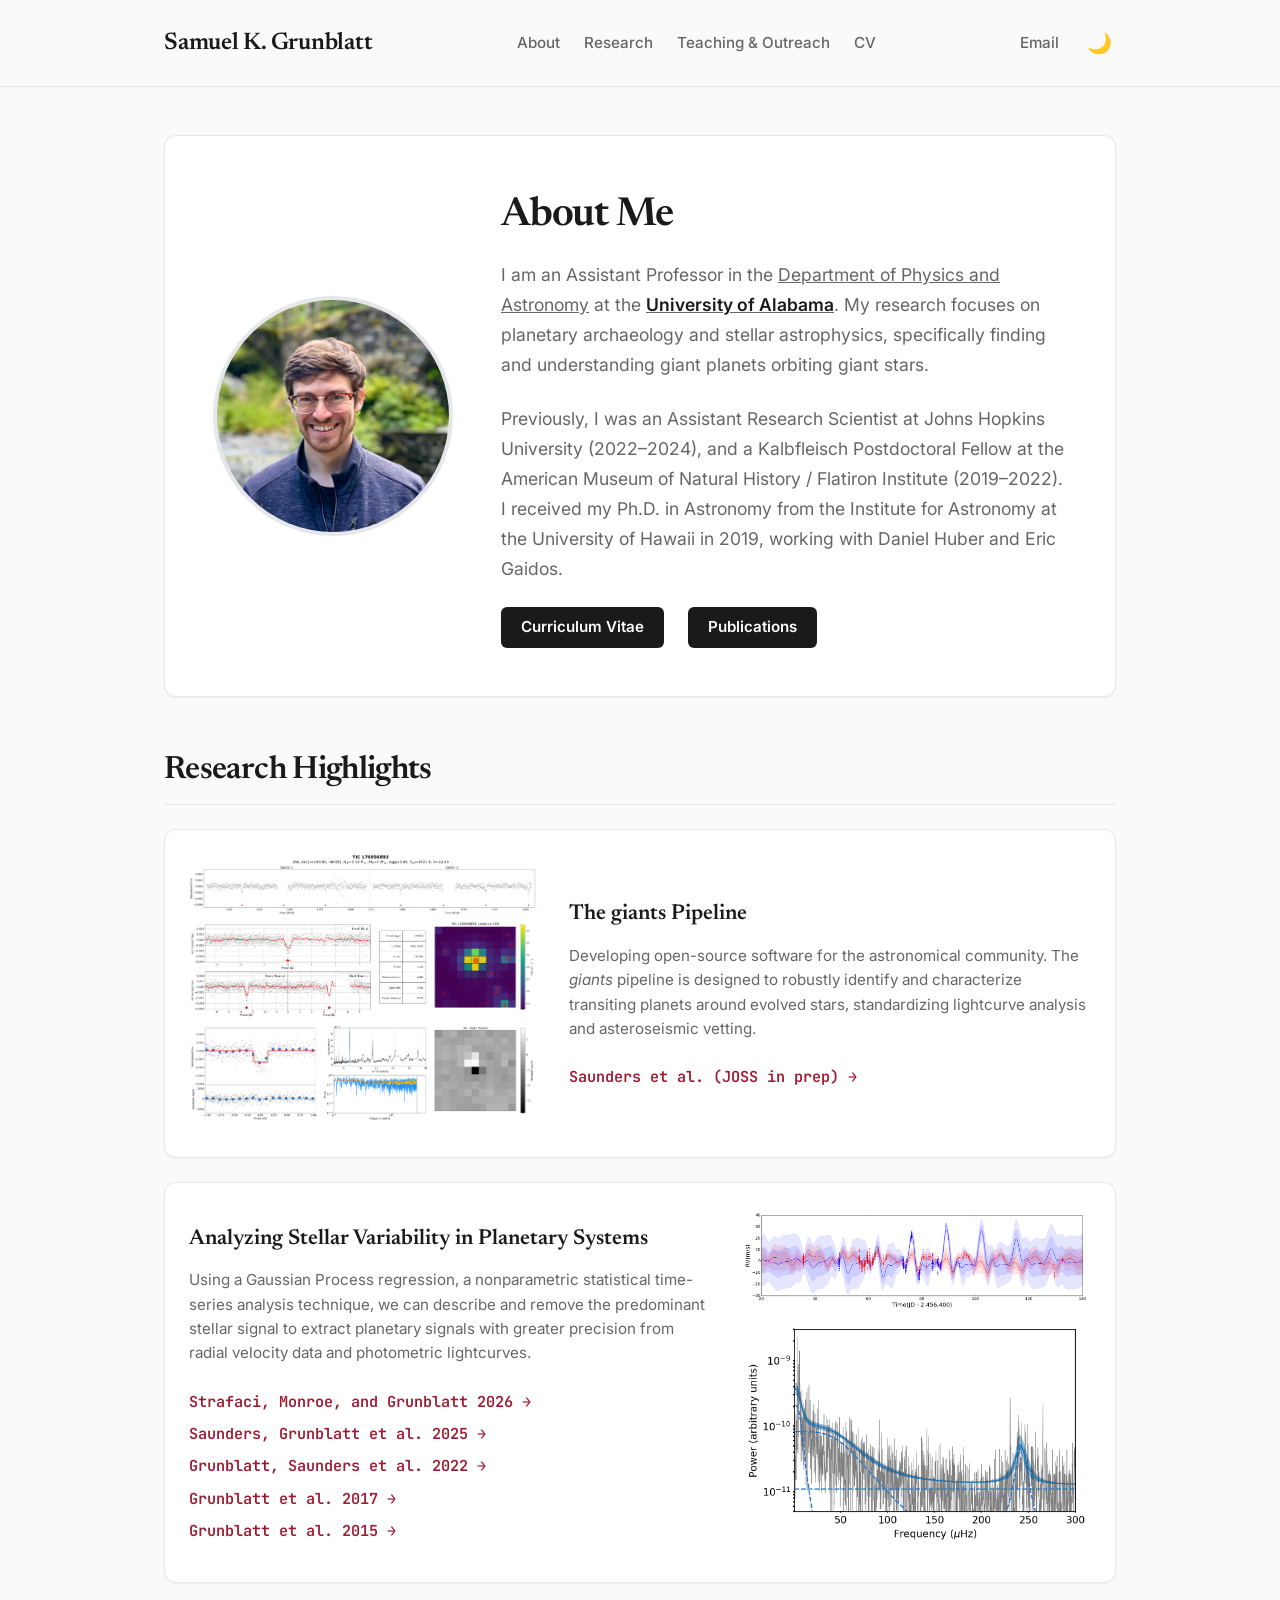
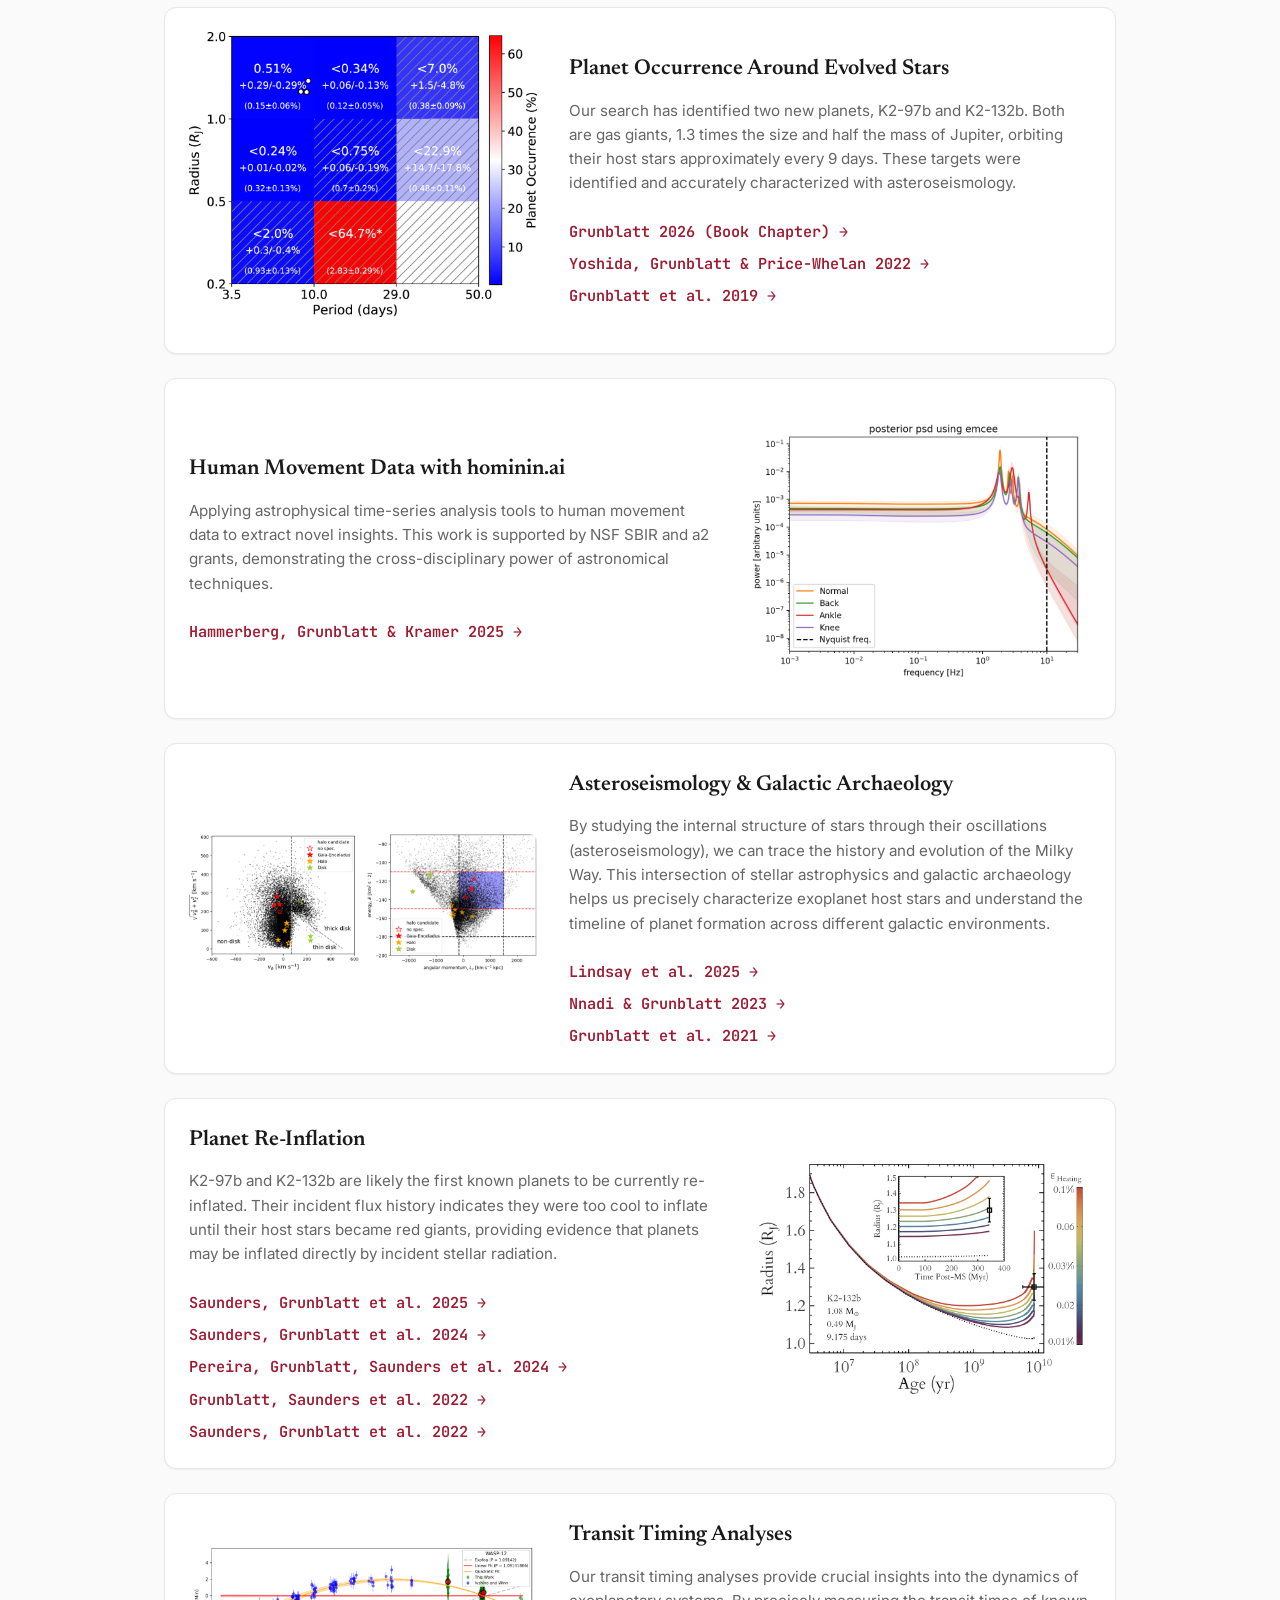
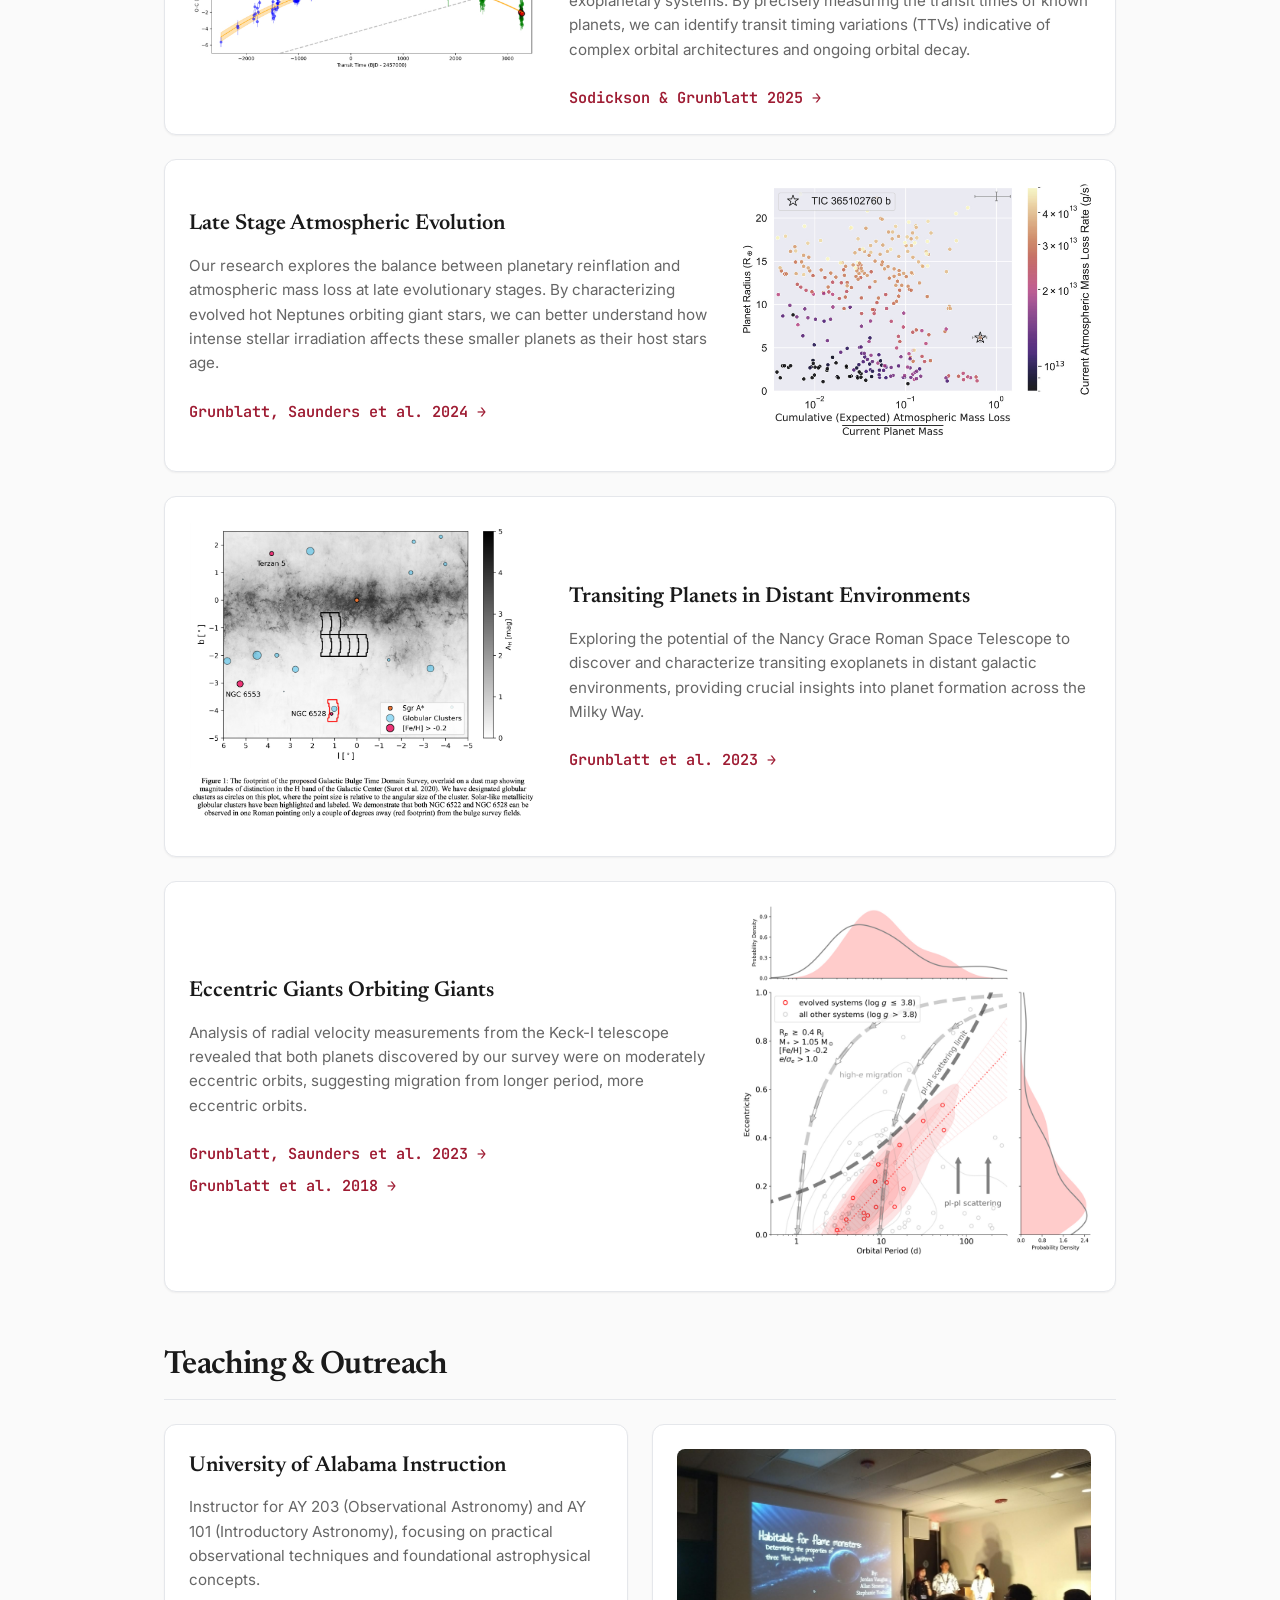
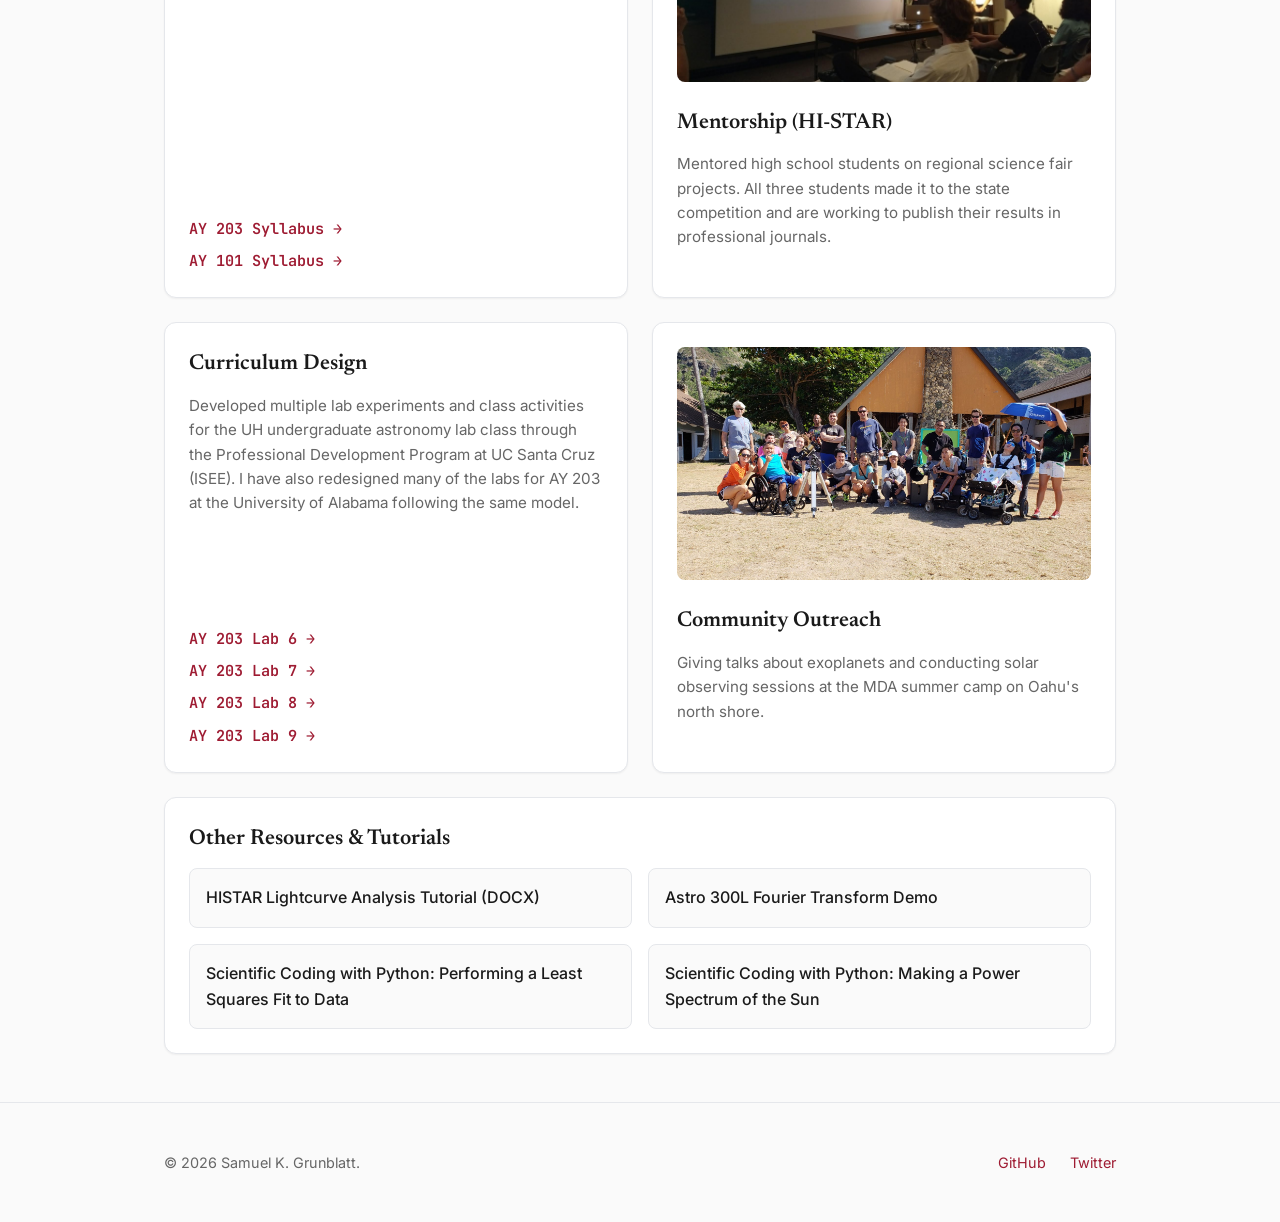
<file: index.html>
<!DOCTYPE html>
<html lang="en">
<head>
    <meta charset="UTF-8">
    <meta name="viewport" content="width=device-width, initial-scale=1.0">
    <title>Samuel K. Grunblatt</title>
    <link rel="stylesheet" href="assets/css/style.css">
    <link rel="preconnect" href="https://fonts.googleapis.com">
    <link rel="preconnect" href="https://fonts.gstatic.com" crossorigin>
    <link href="https://fonts.googleapis.com/css2?family=Inter:wght@400;500;600;700&family=Newsreader:ital,wght@0,400;0,600;1,400&family=JetBrains+Mono:wght@400;500&display=swap" rel="stylesheet">
</head>
<body>
    <header class="site-header">
        <div class="header-content">
            <h1>Samuel K. Grunblatt</h1>
            <nav class="nav-links">
                <a href="#about">About</a>
                <a href="#research">Research</a>
                <a href="#teaching">Teaching & Outreach</a>
                <a href="SGrunblatt_cv.pdf" target="_blank">CV</a>
            </nav>
            <div class="header-actions">
                <div class="social-links">
                    <a href="mailto:sgrunblatt@ua.edu">Email</a>
                </div>
                <button id="theme-toggle" class="theme-toggle" aria-label="Toggle dark mode">🌙</button>
            </div>
        </div>
    </header>

    <main class="container">
        <!-- Hero / About Section -->
        <section id="about" class="bento-box hero">
            <div class="hero-image">
                <img src="images/IMG_8638%20(2).jpeg" alt="Samuel K. Grunblatt">
            </div>
            <div class="hero-text">
                <h2>About Me</h2>
                <p>I am an Assistant Professor in the <a href="https://physics.ua.edu/" target="_blank" style="color: inherit; text-decoration: underline;">Department of Physics and Astronomy</a> at the <a href="https://www.ua.edu/" target="_blank" style="color: inherit; text-decoration: underline;"><strong>University of Alabama</strong></a>. My research focuses on planetary archaeology and stellar astrophysics, specifically finding and understanding giant planets orbiting giant stars.</p>
                <p>Previously, I was an Assistant Research Scientist at Johns Hopkins University (2022–2024), and a Kalbfleisch Postdoctoral Fellow at the American Museum of Natural History / Flatiron Institute (2019–2022). I received my Ph.D. in Astronomy from the Institute for Astronomy at the University of Hawaii in 2019, working with Daniel Huber and Eric Gaidos.</p>
                <div class="action-buttons">
                    <a href="SGrunblatt_cv.pdf" class="btn">Curriculum Vitae</a>
                    <a href="https://ui.adsabs.harvard.edu/search/q=%20author%3A%22Grunblatt%2C%20Samuel%22&sort=date%20desc%2C%20bibcode%20desc&p_=0" class="btn" target="_blank">Publications</a>
                </div>
            </div>
        </section>

        <!-- Research Section (Bento Grid) -->
        <section id="research" class="section-heading">
            <h2>Research Highlights</h2>
        </section>
        
        <div class="bento-grid">
            <!-- Card 1 -->
            <article class="bento-card span-2">
                <div class="card-split alt">
                    <div class="card-image">
                        <img src="images/paper_fig1.png" alt="giants Pipeline">
                    </div>
                    <div class="card-content">
                        <h3>The giants Pipeline</h3>
                        <p>Developing open-source software for the astronomical community. The <em>giants</em> pipeline is designed to robustly identify and characterize transiting planets around evolved stars, standardizing lightcurve analysis and asteroseismic vetting.</p>
                        <div style="margin-top: 1rem;">
                            <a href="https://github.com/nksaunders/giants/blob/joss/paper.md" class="read-more" style="display: block;" target="_blank">Saunders et al. (JOSS in prep) &rarr;</a>
                        </div>
                    </div>
                </div>
            </article>

            <!-- Card 2 -->
            <article class="bento-card span-2">
                 <div class="card-split">
                     <div class="card-content">
                        <h3>Analyzing Stellar Variability in Planetary Systems</h3>
                        <p>Using a Gaussian Process regression, a nonparametric statistical time-series analysis technique, we can describe and remove the predominant stellar signal to extract planetary signals with greater precision from radial velocity data and photometric lightcurves.</p>
                        <div style="margin-top: 1rem;">
                            <a href="https://iopscience.iop.org/article/10.3847/2515-5172/ae7074" class="read-more" style="display: block; margin-bottom: 0.5rem;" target="_blank">Strafaci, Monroe, and Grunblatt 2026 &rarr;</a>
                            <a href="https://ui.adsabs.harvard.edu/" class="read-more" style="display: block; margin-bottom: 0.5rem;" target="_blank">Saunders, Grunblatt et al. 2025 &rarr;</a>
                            <a href="https://ui.adsabs.harvard.edu/" class="read-more" style="display: block; margin-bottom: 0.5rem;" target="_blank">Grunblatt, Saunders et al. 2022 &rarr;</a>
                            <a href="https://ui.adsabs.harvard.edu/" class="read-more" style="display: block; margin-bottom: 0.5rem;" target="_blank">Grunblatt et al. 2017 &rarr;</a>
                            <a href="http://adsabs.harvard.edu/abs/2015ApJ...808..127G" class="read-more" style="display: block;" target="_blank">Grunblatt et al. 2015 &rarr;</a>
                        </div>
                    </div>
                     <div class="card-image">
                        <img src="images/f2.jpg" alt="Radial velocity measurements of Kepler-78" style="margin-bottom: 0.75rem;">
                        <img src="images/SHOGPpowspec.jpg" alt="Power spectral density of K2-132">
                    </div>
                </div>
            </article>

            <!-- Card 2 -->
            <article class="bento-card span-2">
                <div class="card-split alt">
                    <div class="card-image">
                        <img src="images/ajab4c35f9_hr.jpg" alt="Planet Occurrence Around Evolved Stars">
                    </div>
                    <div class="card-content">
                        <h3>Planet Occurrence Around Evolved Stars</h3>
                        <p>Our search has identified two new planets, K2-97b and K2-132b. Both are gas giants, 1.3 times the size and half the mass of Jupiter, orbiting their host stars approximately every 9 days. These targets were identified and accurately characterized with asteroseismology.</p>
                        <div style="margin-top: 1rem;">
                            <a href="https://scixplorer.org/abs/2026enap....1..520G/abstract" class="read-more" style="display: block; margin-bottom: 0.5rem;" target="_blank">Grunblatt 2026 (Book Chapter) &rarr;</a>
                            <a href="https://ui.adsabs.harvard.edu/" class="read-more" style="display: block; margin-bottom: 0.5rem;" target="_blank">Yoshida, Grunblatt & Price-Whelan 2022 &rarr;</a>
                            <a href="https://ui.adsabs.harvard.edu/" class="read-more" style="display: block;" target="_blank">Grunblatt et al. 2019 &rarr;</a>
                        </div>
                    </div>
                </div>
            </article>

            <!-- Card 3 -->
            <article class="bento-card span-2">
                <div class="card-split">
                    <div class="card-content">
                        <h3>Human Movement Data with hominin.ai</h3>
                        <p>Applying astrophysical time-series analysis tools to human movement data to extract novel insights. This work is supported by NSF SBIR and a2 grants, demonstrating the cross-disciplinary power of astronomical techniques.</p>
                        <div style="margin-top: 1rem;">
                            <a href="https://ui.adsabs.harvard.edu/" class="read-more" style="display: block;" target="_blank">Hammerberg, Grunblatt & Kramer 2025 &rarr;</a>
                        </div>
                    </div>
                    <div class="card-image">
                        <img src="images/index.png" alt="Hominin.ai Human Movement Analysis">
                    </div>
                </div>
            </article>

            <!-- Card 4 -->
            <article class="bento-card span-2">
                <div class="card-split alt">
                    <div class="card-image">
                        <img src="images/apjac0532f2_hr.jpg" alt="Asteroseismology and Galactic Archaeology - Figure 2 from Grunblatt et al. 2021">
                    </div>
                    <div class="card-content">
                        <h3>Asteroseismology & Galactic Archaeology</h3>
                        <p>By studying the internal structure of stars through their oscillations (asteroseismology), we can trace the history and evolution of the Milky Way. This intersection of stellar astrophysics and galactic archaeology helps us precisely characterize exoplanet host stars and understand the timeline of planet formation across different galactic environments.</p>
                        <div style="margin-top: 1rem;">
                            <a href="https://ui.adsabs.harvard.edu/" class="read-more" style="display: block; margin-bottom: 0.5rem;" target="_blank">Lindsay et al. 2025 &rarr;</a>
                            <a href="https://ui.adsabs.harvard.edu/" class="read-more" style="display: block; margin-bottom: 0.5rem;" target="_blank">Nnadi & Grunblatt 2023 &rarr;</a>
                            <a href="https://ui.adsabs.harvard.edu/abs/2021AJ....161..163G/abstract" class="read-more" style="display: block;" target="_blank">Grunblatt et al. 2021 &rarr;</a>
                        </div>
                    </div>
                </div>
            </article>

            <!-- Card 5 -->
            <article class="bento-card span-2">
                <div class="card-split">
                    <div class="card-content">
                        <h3>Planet Re-Inflation</h3>
                        <p>K2-97b and K2-132b are likely the first known planets to be currently re-inflated. Their incident flux history indicates they were too cool to inflate until their host stars became red giants, providing evidence that planets may be inflated directly by incident stellar radiation.</p>
                        <div style="margin-top: 1rem;">
                            <a href="https://ui.adsabs.harvard.edu/" class="read-more" style="display: block; margin-bottom: 0.5rem;" target="_blank">Saunders, Grunblatt et al. 2025 &rarr;</a>
                            <a href="https://ui.adsabs.harvard.edu/" class="read-more" style="display: block; margin-bottom: 0.5rem;" target="_blank">Saunders, Grunblatt et al. 2024 &rarr;</a>
                            <a href="https://ui.adsabs.harvard.edu/" class="read-more" style="display: block; margin-bottom: 0.5rem;" target="_blank">Pereira, Grunblatt, Saunders et al. 2024 &rarr;</a>
                            <a href="https://ui.adsabs.harvard.edu/" class="read-more" style="display: block; margin-bottom: 0.5rem;" target="_blank">Grunblatt, Saunders et al. 2022 &rarr;</a>
                            <a href="https://ui.adsabs.harvard.edu/" class="read-more" style="display: block;" target="_blank">Saunders, Grunblatt et al. 2022 &rarr;</a>
                        </div>
                    </div>
                    <div class="card-image">
                        <img src="images/K2_132b_reinftrack_0.48MJ_10core.jpg" alt="Radius evolution of K2-132b">
                    </div>
                </div>
            </article>

            <!-- Card 6 -->
            <article class="bento-card span-2">
                <div class="card-split alt">
                    <div class="card-image">
                        <img src="images/apjadfd60f7_hr.jpg" alt="Transit Timing Analyses - Figure from Sodickson & Grunblatt 2025">
                    </div>
                    <div class="card-content">
                        <h3>Transit Timing Analyses</h3>
                        <p>Our transit timing analyses provide crucial insights into the dynamics of exoplanetary systems. By precisely measuring the transit times of known planets, we can identify transit timing variations (TTVs) indicative of complex orbital architectures and ongoing orbital decay.</p>
                        <div style="margin-top: 1rem;">
                            <a href="https://ui.adsabs.harvard.edu/" class="read-more" style="display: block;" target="_blank">Sodickson & Grunblatt 2025 &rarr;</a>
                        </div>
                    </div>
                </div>
            </article>

            <!-- Card 7 -->
            <article class="bento-card span-2">
                <div class="card-split">
                    <div class="card-content">
                        <h3>Late Stage Atmospheric Evolution</h3>
                        <p>Our research explores the balance between planetary reinflation and atmospheric mass loss at late evolutionary stages. By characterizing evolved hot Neptunes orbiting giant stars, we can better understand how intense stellar irradiation affects these smaller planets as their host stars age.</p>
                        <div style="margin-top: 1rem;">
                            <a href="https://ui.adsabs.harvard.edu/" class="read-more" style="display: block;" target="_blank">Grunblatt, Saunders et al. 2024 &rarr;</a>
                        </div>
                    </div>
                    <div class="card-image">
                        <img src="images/ajad4149f9_hr.jpg" alt="Late Stage Atmospheric Evolution">
                    </div>
                </div>
            </article>

            <!-- Card 8 -->
            <article class="bento-card span-2">
                 <div class="card-split alt">
                     <div class="card-image">
                        <img src="images/whitepaper.png" alt="Transiting Planets in Distant Environments">
                    </div>
                    <div class="card-content">
                        <h3>Transiting Planets in Distant Environments</h3>
                        <p>Exploring the potential of the Nancy Grace Roman Space Telescope to discover and characterize transiting exoplanets in distant galactic environments, providing crucial insights into planet formation across the Milky Way.</p>
                        <div style="margin-top: 1rem;">
                            <a href="https://scixplorer.org/abs/2023arXiv230610647G/abstract" class="read-more" style="display: block;" target="_blank">Grunblatt et al. 2023 &rarr;</a>
                        </div>
                    </div>
                </div>
            </article>

            <!-- Card 9 -->
            <article class="bento-card span-2">
                <div class="card-split">
                    <div class="card-content">
                        <h3>Eccentric Giants Orbiting Giants</h3>
                        <p>Analysis of radial velocity measurements from the Keck-I telescope revealed that both planets discovered by our survey were on moderately eccentric orbits, suggesting migration from longer period, more eccentric orbits.</p>
                        <div style="margin-top: 1rem;">
                            <a href="https://ui.adsabs.harvard.edu/" class="read-more" style="display: block; margin-bottom: 0.5rem;" target="_blank">Grunblatt, Saunders et al. 2023 &rarr;</a>
                            <a href="http://adsabs.harvard.edu/abs/2018ApJ...861L...5G" class="read-more" style="display: block;" target="_blank">Grunblatt et al. 2018 &rarr;</a>
                        </div>
                    </div>
                    <div class="card-image">
                        <img src="images/ajaca670f6_hr.jpg" alt="Eccentric Giants Chart">
                    </div>
                </div>
            </article>
        </div>

        <!-- Teaching / Outreach Section -->
        <section id="teaching" class="section-heading">
            <h2>Teaching & Outreach</h2>
        </section>

        <div class="bento-grid">
            <article class="bento-card">
                <h3>University of Alabama Instruction</h3>
                <p>Instructor for AY 203 (Observational Astronomy) and AY 101 (Introductory Astronomy), focusing on practical observational techniques and foundational astrophysical concepts.</p>
                <div style="margin-top: 1rem;">
                    <a href="https://ua.simplesyllabus.com/en-US/doc/cl2j9g0cf/Fall-2026-AY-203-320?mode=view" class="read-more" style="display: block; margin-bottom: 0.5rem;" target="_blank">AY 203 Syllabus &rarr;</a>
                    <a href="https://ua.simplesyllabus.com/en-US/doc/1fu28w35z/Spring-2026-AY-101-001?mode=view" class="read-more" style="display: block;" target="_blank">AY 101 Syllabus &rarr;</a>
                </div>
            </article>

            <article class="bento-card">
                <img src="images/01.jpeg" alt="HI-STAR Program" class="card-img-top">
                <h3>Mentorship (HI-STAR)</h3>
                <p>Mentored high school students on regional science fair projects. All three students made it to the state competition and are working to publish their results in professional journals.</p>
            </article>

            <article class="bento-card">
                <h3>Curriculum Design</h3>
                <p>Developed multiple lab experiments and class activities for the UH undergraduate astronomy lab class through the Professional Development Program at UC Santa Cruz (ISEE). I have also redesigned many of the labs for AY 203 at the University of Alabama following the same model.</p>
                <div style="margin-top: 1rem;">
                    <a href="AY203_week6_lab.pdf" class="read-more" style="display: block; margin-bottom: 0.5rem;" target="_blank">AY 203 Lab 6 &rarr;</a>
                    <a href="AY203_week7_lab.pdf" class="read-more" style="display: block; margin-bottom: 0.5rem;" target="_blank">AY 203 Lab 7 &rarr;</a>
                    <a href="AY203_week8_lab.pdf" class="read-more" style="display: block; margin-bottom: 0.5rem;" target="_blank">AY 203 Lab 8 &rarr;</a>
                    <a href="AY203_week9_2026.pdf" class="read-more" style="display: block;" target="_blank">AY 203 Lab 9 &rarr;</a>
                </div>
            </article>

             <article class="bento-card">
                <img src="images/MDAoutreach.jpg" alt="MDA Outreach" class="card-img-top">
                <h3>Community Outreach</h3>
                <p>Giving talks about exoplanets and conducting solar observing sessions at the MDA summer camp on Oahu's north shore.</p>
            </article>
            
            <article class="bento-card span-3 resource-links">
                <h3>Other Resources & Tutorials</h3>
                <ul>
                    <li><a href="http://www.ifa.hawaii.edu/users/skg/histartutorial.docx">HISTAR Lightcurve Analysis Tutorial (DOCX)</a></li>
                    <li><a href="frequencylab.html">Astro 300L Fourier Transform Demo</a></li>
                    <li><a href="http://genius.it/nbviewer.ipython.org/github/skgrunblatt/research/blob/master/ArtificialWaveletWalkThru.ipynb">Scientific Coding with Python: Performing a Least Squares Fit to Data</a></li>
                    <li><a href="http://genius.it/nbviewer.ipython.org/github/skgrunblatt/research/blob/master/PowSpecWalkthru.ipynb">Scientific Coding with Python: Making a Power Spectrum of the Sun</a></li>
                </ul>
            </article>
        </div>
    </main>

    <footer class="site-footer">
        <div class="container">
            <p>&copy; 2026 Samuel K. Grunblatt.</p>
            <div class="footer-links">
                <a href="https://github.com/skgrunblatt/">GitHub</a>
                <a href="https://twitter.com/SKGrunblatt">Twitter</a>
            </div>
        </div>
    </footer>

    <script>
        const themeToggle = document.getElementById('theme-toggle');
        
        // Check for saved theme preference or use OS default
        const savedTheme = localStorage.getItem('theme');
        const prefersDark = window.matchMedia('(prefers-color-scheme: dark)').matches;
        
        if (savedTheme === 'dark' || (!savedTheme && prefersDark)) {
            document.documentElement.classList.add('dark-theme');
            themeToggle.textContent = '☀️';
        }

        themeToggle.addEventListener('click', () => {
            document.documentElement.classList.toggle('dark-theme');
            if (document.documentElement.classList.contains('dark-theme')) {
                localStorage.setItem('theme', 'dark');
                themeToggle.textContent = '☀️';
            } else {
                localStorage.setItem('theme', 'light');
                themeToggle.textContent = '🌙';
            }
        });
    </script>
</body>
</html>
</file>
<file: assets/css/style.css>
:root {
    --bg-color: #fafafa;
    --text-color: #1a1a1a;
    --text-muted: #666666;
    --card-bg: #ffffff;
    --accent-color: #9E1B32;
    --accent-hover: #821629;
    --border-color: #e5e7eb;
    
    --spacing-sm: 0.75rem;
    --spacing-md: 1.5rem;
    --spacing-lg: 3rem;
    --border-radius: 12px;
    --shadow-sm: 0 1px 2px 0 rgba(0, 0, 0, 0.05);
    --shadow-md: 0 4px 6px -1px rgba(0, 0, 0, 0.1), 0 2px 4px -1px rgba(0, 0, 0, 0.06);

    --font-main: 'Inter', -apple-system, BlinkMacSystemFont, "Segoe UI", Roboto, Helvetica, Arial, sans-serif;
    --font-serif: 'Newsreader', serif;
    --font-mono: 'JetBrains Mono', monospace;
}

:root.dark-theme {
    --bg-color: #121212;
    --text-color: #f5f5f5;
    --text-muted: #a0a0a0;
    --card-bg: #1e1e1e;
    --accent-color: #E33C57;
    --accent-hover: #F25A73;
    --border-color: #333333;
    --shadow-sm: 0 1px 2px 0 rgba(0, 0, 0, 0.5);
    --shadow-md: 0 4px 6px -1px rgba(0, 0, 0, 0.6), 0 2px 4px -1px rgba(0, 0, 0, 0.4);
}

* {
    box-sizing: border-box;
    margin: 0;
    padding: 0;
}

body {
    font-family: var(--font-main);
    background-color: var(--bg-color);
    color: var(--text-color);
    line-height: 1.6;
    font-size: 16px;
    -webkit-font-smoothing: antialiased;
    transition: background-color 0.3s ease, color 0.3s ease;
}

h1, h2, h3, h4, h5, h6 {
    font-family: var(--font-serif);
    font-weight: 600;
}

a {
    color: var(--accent-color);
    text-decoration: none;
    transition: color 0.2s ease;
}

a:hover {
    color: var(--accent-hover);
    text-decoration: underline;
}

img {
    max-width: 100%;
    height: auto;
    border-radius: calc(var(--border-radius) - 4px);
    display: block;
}

/* Container */
.container {
    max-width: 1000px; /* Slimmer max-width to match the academic column look */
    margin: 0 auto;
    padding: 0 24px;
}

/* Header */
.site-header {
    background-color: var(--bg-color);
    border-bottom: 1px solid var(--border-color);
    padding: var(--spacing-md) 0;
    position: sticky;
    top: 0;
    z-index: 100;
    transition: background-color 0.3s ease, border-color 0.3s ease;
}

.header-content {
    max-width: 1000px;
    margin: 0 auto;
    padding: 0 24px;
    display: flex;
    justify-content: space-between;
    align-items: center;
    flex-wrap: wrap;
    gap: var(--spacing-md);
}

.site-header h1 {
    font-size: 1.5rem;
    font-weight: 600;
    margin: 0;
    letter-spacing: -0.01em;
}

.header-actions {
    display: flex;
    align-items: center;
    gap: var(--spacing-md);
}

.nav-links, .social-links {
    display: flex;
    gap: var(--spacing-md);
    align-items: center;
}

.nav-links a, .social-links a {
    color: var(--text-muted);
    font-family: var(--font-main);
    font-weight: 500;
    font-size: 0.95rem;
}

.nav-links a:hover, .social-links a:hover {
    color: var(--text-color);
    text-decoration: none;
}

.theme-toggle {
    background: none;
    border: none;
    font-size: 1.25rem;
    cursor: pointer;
    padding: 4px;
    border-radius: 50%;
    color: var(--text-color);
    transition: transform 0.2s;
}

.theme-toggle:hover {
    transform: scale(1.1);
}

/* Section Headings */
.section-heading {
    margin: var(--spacing-lg) 0 var(--spacing-md);
}

.section-heading h2 {
    font-size: 2rem;
    letter-spacing: -0.02em;
    border-bottom: 1px solid var(--border-color);
    padding-bottom: 8px;
}

/* Bento Hero / About */
.bento-box.hero {
    display: grid;
    grid-template-columns: 240px 1fr;
    gap: var(--spacing-lg);
    background-color: var(--card-bg);
    border: 1px solid var(--border-color);
    border-radius: var(--border-radius);
    padding: var(--spacing-lg);
    margin-top: var(--spacing-lg);
    box-shadow: var(--shadow-sm);
    align-items: center;
    transition: background-color 0.3s ease, border-color 0.3s ease;
}

.hero-image img {
    width: 100%;
    border-radius: 50%;
    object-fit: cover;
    aspect-ratio: 1/1;
    border: 4px solid var(--border-color);
}

.hero-text h2 {
    margin-bottom: var(--spacing-sm);
    font-size: 2.5rem;
    letter-spacing: -0.03em;
}

.hero-text p {
    margin-bottom: var(--spacing-md);
    color: var(--text-muted);
    font-size: 1.1rem;
    line-height: 1.7;
}

.hero-text strong {
    color: var(--text-color);
    font-weight: 600;
}

.action-buttons {
    display: flex;
    gap: var(--spacing-md);
    margin-top: var(--spacing-md);
}

.btn {
    display: inline-block;
    background-color: var(--text-color);
    color: var(--bg-color) !important;
    padding: 8px 20px;
    border-radius: 6px;
    font-weight: 600;
    font-size: 0.95rem;
    text-decoration: none;
    transition: opacity 0.2s;
}

.btn:hover {
    opacity: 0.85;
    text-decoration: none;
}

/* Bento Grid System */
.bento-grid {
    display: grid;
    grid-template-columns: repeat(auto-fit, minmax(320px, 1fr));
    gap: 24px;
    margin-bottom: var(--spacing-lg);
}

.bento-card {
    background-color: var(--card-bg);
    border: 1px solid var(--border-color);
    border-radius: var(--border-radius);
    padding: 24px;
    display: flex;
    flex-direction: column;
    box-shadow: var(--shadow-sm);
    transition: transform 0.2s, box-shadow 0.2s, background-color 0.3s ease, border-color 0.3s ease;
}

.bento-card:hover {
    transform: translateY(-2px);
    box-shadow: var(--shadow-md);
}

.bento-card h3 {
    margin-bottom: var(--spacing-sm);
    font-size: 1.35rem;
    color: var(--text-color);
}

.bento-card p {
    color: var(--text-muted);
    margin-bottom: var(--spacing-md);
    flex-grow: 1;
    font-size: 0.95rem;
}

.bento-card.span-2 {
    grid-column: span 2;
}

.bento-card.span-3 {
    grid-column: 1 / -1;
}

.card-img-top {
    margin-bottom: var(--spacing-md);
    aspect-ratio: 16/9;
    object-fit: cover;
    width: 100%;
}

.card-image-row {
    display: flex;
    gap: var(--spacing-sm);
    margin-bottom: var(--spacing-md);
}

.card-image-row img {
    width: calc(50% - var(--spacing-sm) / 2);
    object-fit: cover;
}

.card-split {
    display: grid;
    grid-template-columns: 1.5fr 1fr;
    gap: 32px;
    align-items: center;
}

.card-split.alt {
    grid-template-columns: 1fr 1.5fr;
}

.card-split .card-image img {
    margin-bottom: var(--spacing-sm);
    width: 100%;
}

.read-more {
    font-weight: 600;
    font-size: 0.95rem;
    display: inline-block;
    margin-top: auto;
    text-decoration: none;
    font-family: var(--font-mono);
}

.resource-links ul {
    list-style-type: none;
    padding-left: 0;
    display: grid;
    grid-template-columns: repeat(auto-fit, minmax(300px, 1fr));
    gap: 16px;
}

.resource-links li {
    background: var(--bg-color);
    border: 1px solid var(--border-color);
    padding: 16px;
    border-radius: 8px;
    transition: background-color 0.3s ease, border-color 0.3s ease;
}

.resource-links a {
    font-weight: 500;
    color: var(--text-color);
    display: block;
}

.resource-links a:hover {
    color: var(--accent-color);
}

/* Footer */
.site-footer {
    border-top: 1px solid var(--border-color);
    padding: var(--spacing-lg) 0;
    margin-top: var(--spacing-lg);
    color: var(--text-muted);
    font-size: 0.9rem;
    transition: border-color 0.3s ease;
}

.site-footer .container {
    display: flex;
    justify-content: space-between;
    align-items: center;
    flex-wrap: wrap;
    gap: var(--spacing-md);
}

.footer-links {
    display: flex;
    gap: var(--spacing-md);
}

/* Responsive Adjustments */
@media (max-width: 900px) {
    .bento-box.hero {
        grid-template-columns: 1fr;
        text-align: center;
    }
    
    .hero-image img {
        max-width: 200px;
        margin: 0 auto;
    }

    .action-buttons {
        justify-content: center;
    }

    .bento-card.span-2 {
        grid-column: span 1;
    }

    .card-split, .card-split.alt {
        grid-template-columns: 1fr;
    }
    
    .nav-links {
        display: none; /* simple mobile nav for now */
    }
    
    .header-content {
        justify-content: space-between;
    }
}
</file>
